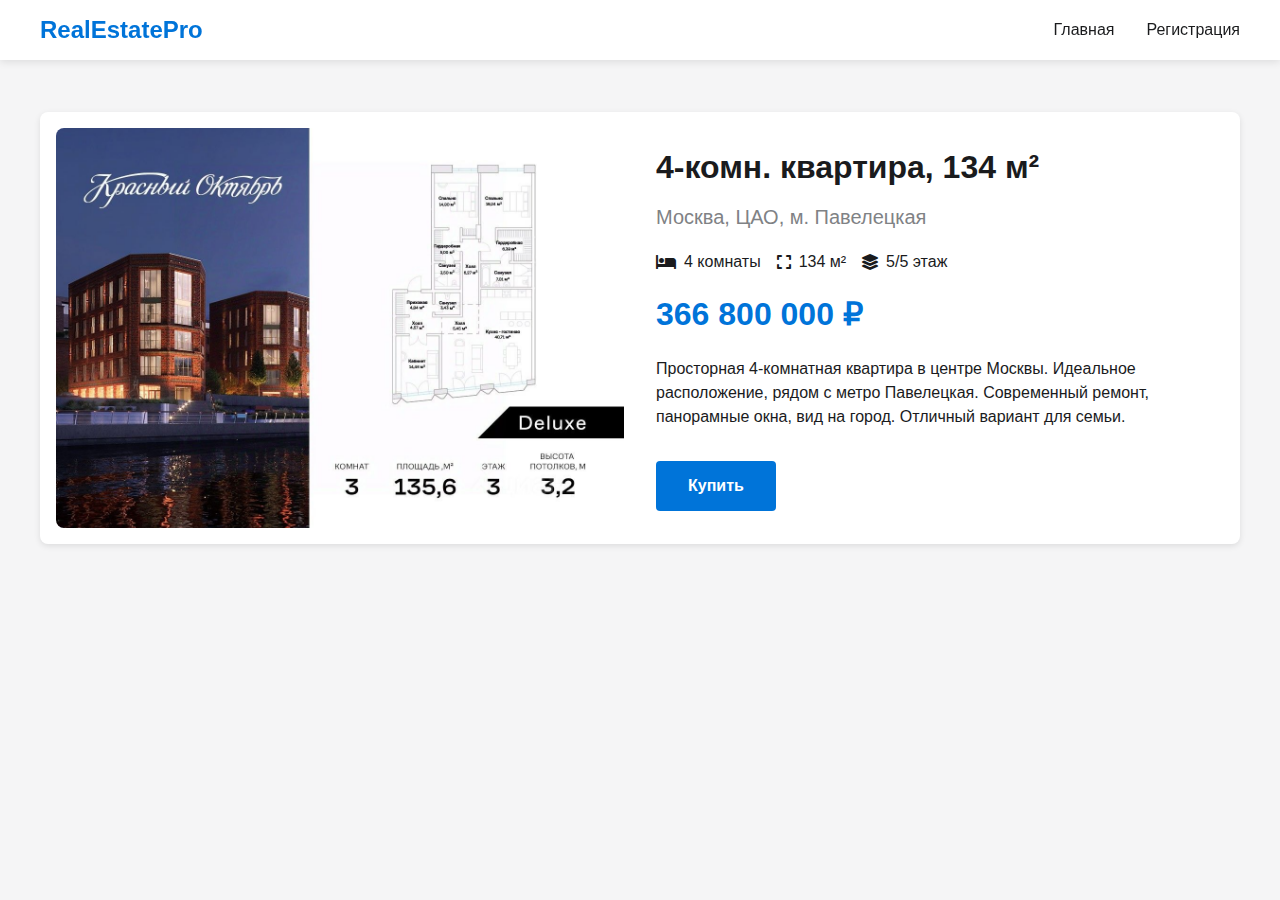
<file: cian/product1.html>
<!DOCTYPE html>
<html lang="ru">
<head>
    <meta charset="UTF-8">
    <meta name="viewport" content="width=device-width, initial-scale=1.0">
    <title>4-комн. квартира, 154 м² - RealEstatePro</title>
    <link href="https://cdnjs.cloudflare.com/ajax/libs/font-awesome/6.0.0/css/all.min.css" rel="stylesheet">
    <link rel="stylesheet" href="styles.css">
</head>
<body>
    <header class="header">
        <nav class="nav-container">
            <div class="logo">RealEstatePro</div>
            <div class="main-nav">
                <a href="index.html" class="nav-link">Главная</a>
                <a href="register.html" class="nav-link">Регистрация</a>
            </div>
        </nav>
    </header>

    <main class="main-content">
        <div class="product-page">
            <img src="крас2405684085-1.jpg" alt="Квартира" class="product-image">
            <div class="product-info">
                <h1>4-комн. квартира, 134 м²</h1>
                <p class="location">Москва, ЦАО, м. Павелецкая</p>
                <div class="details">
                    <span><i class="fas fa-bed"></i> 4 комнаты</span>
                    <span><i class="fas fa-expand"></i> 134 м²</span>
                    <span><i class="fas fa-layer-group"></i> 5/5 этаж</span>
                </div>
                <div class="price">366 800 000 ₽</div>
                <p class="description">
                    Просторная 4-комнатная квартира в центре Москвы. Идеальное расположение, рядом с метро Павелецкая. 
                    Современный ремонт, панорамные окна, вид на город. Отличный вариант для семьи.
                </p>
                <button class="buy-btn">Купить</button>
            </div>
        </div>
    </main>

    <script>
        // Обработка кнопки "Купить"
        document.querySelector('.buy-btn').addEventListener('click', () => {
            alert('Спасибо за покупку! Мы свяжемся с вами в ближайшее время.');
        });
    </script>
</body>
</html>
</file>
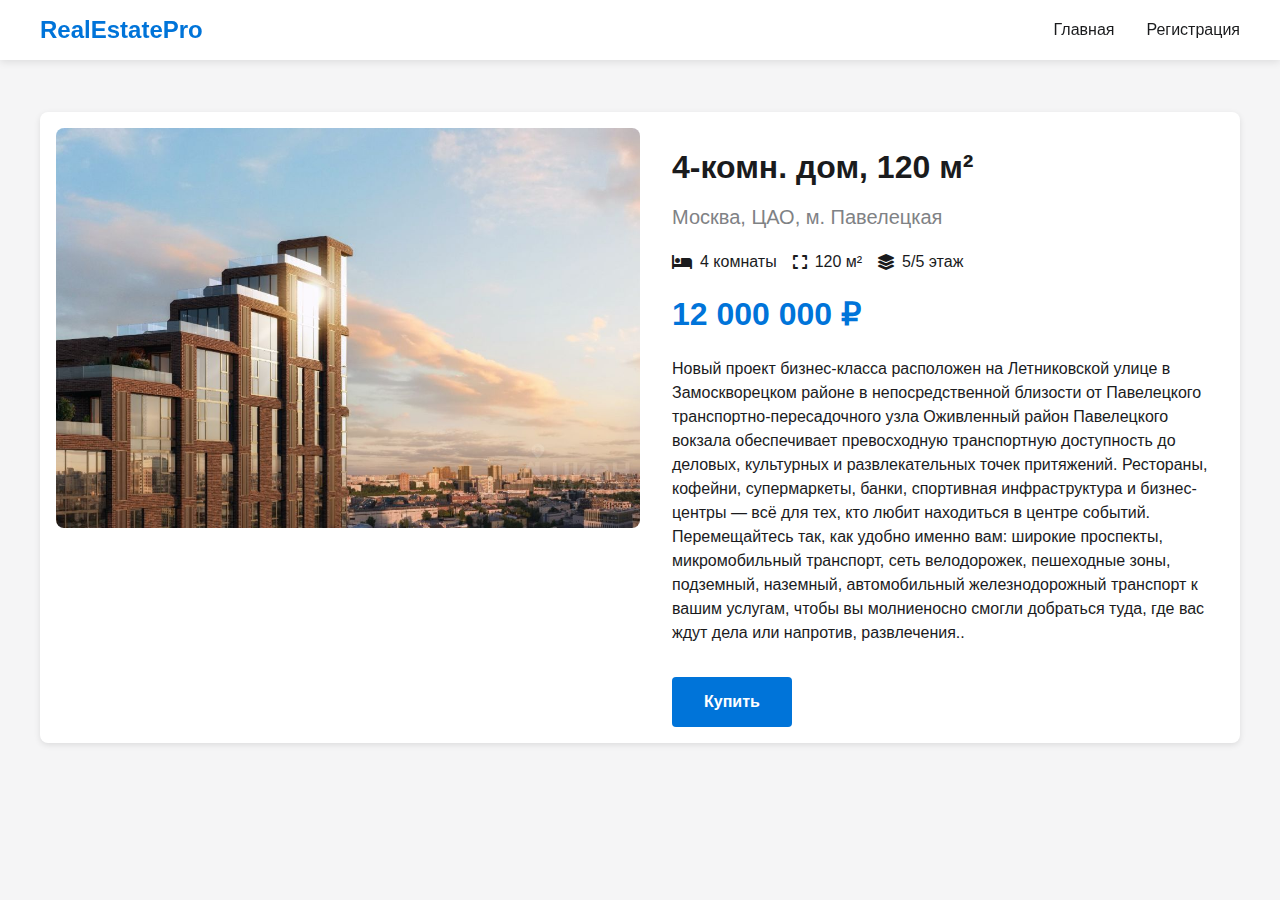
<file: cian/product2.html>
<!DOCTYPE html>
<html lang="ru">
<head>
    <meta charset="UTF-8">
    <meta name="viewport" content="width=device-width, initial-scale=1.0">
    <title>4-комн. квартира, 154 м² - RealEstatePro</title>
    <link href="https://cdnjs.cloudflare.com/ajax/libs/font-awesome/6.0.0/css/all.min.css" rel="stylesheet">
    <link rel="stylesheet" href="styles.css">
</head>
<body>
    <header class="header">
        <nav class="nav-container">
            <div class="logo">RealEstatePro</div>
            <div class="main-nav">
                <a href="index.html" class="nav-link">Главная</a>
                <a href="register.html" class="nav-link">Регистрация</a>
            </div>
        </nav>
    </header>

    <main class="main-content">
        <div class="product-page">
            <img src="2412173721-1.jpg" alt="Квартира" class="product-image">
            <div class="product-info">
                <h1>4-комн. дом, 120 м²</h1>
                <p class="location">Москва, ЦАО, м. Павелецкая</p>
                <div class="details">
                    <span><i class="fas fa-bed"></i> 4 комнаты</span>
                    <span><i class="fas fa-expand"></i> 120 м²</span>
                    <span><i class="fas fa-layer-group"></i> 5/5 этаж</span>
                </div>
                <div class="price">12 000 000 ₽</div>
                <p class="description">
                    Новый проект бизнес-класса расположен на Летниковской улице в Замоскворецком районе в непосредственной близости от Павелецкого транспортно-пересадочного узла
Оживленный район Павелецкого вокзала обеспечивает превосходную транспортную доступность до деловых, культурных и развлекательных точек притяжений. 

Рестораны, кофейни, супермаркеты, банки, спортивная инфраструктура и бизнес-центры — всё для тех, кто любит находиться в центре событий.

Перемещайтесь так, как удобно именно вам: широкие проспекты, микромобильный транспорт, сеть велодорожек, пешеходные зоны, подземный, наземный, автомобильный железнодорожный транспорт к вашим услугам, чтобы вы молниеносно смогли добраться туда, где вас ждут дела или напротив, развлечения..
                </p>
                <button class="buy-btn">Купить</button>
            </div>
        </div>
    </main>

    <script>
        // Обработка кнопки "Купить"
        document.querySelector('.buy-btn').addEventListener('click', () => {
            alert('Спасибо за покупку! Мы свяжемся с вами в ближайшее время.');
        });
    </script>
</body>
</html>
</file>
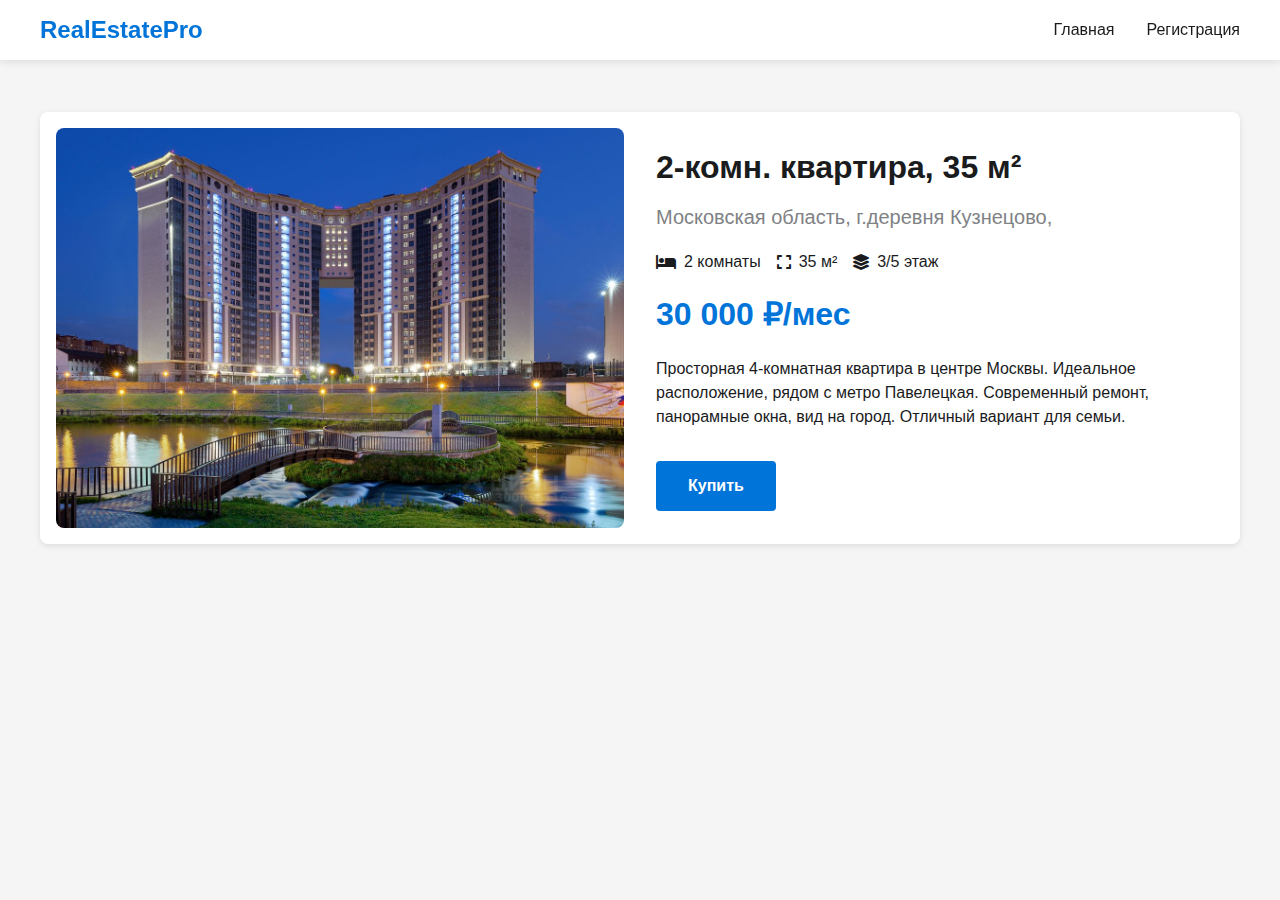
<file: cian/product3.html>
<!DOCTYPE html>
<html lang="ru">
<head>
    <meta charset="UTF-8">
    <meta name="viewport" content="width=device-width, initial-scale=1.0">
    <title>4-комн. квартира, 154 м² - RealEstatePro</title>
    <link href="https://cdnjs.cloudflare.com/ajax/libs/font-awesome/6.0.0/css/all.min.css" rel="stylesheet">
    <link rel="stylesheet" href="styles.css">
</head>
<body>
    <header class="header">
        <nav class="nav-container">
            <div class="logo">RealEstatePro</div>
            <div class="main-nav">
                <a href="index.html" class="nav-link">Главная</a>
                <a href="register.html" class="nav-link">Регистрация</a>
            </div>
        </nav>
    </header>

    <main class="main-content">
        <div class="product-page">
            <img src="2132194593-1.jpg" alt="Квартира" class="product-image">
            <div class="product-info">
                <h1>2-комн. квартира, 35 м²</h1>
                <p class="location">Московская область, г.деревня Кузнецово,</p>
                <div class="details">
                    <span><i class="fas fa-bed"></i> 2 комнаты</span>
                    <span><i class="fas fa-expand"></i> 35 м²</span>
                    <span><i class="fas fa-layer-group"></i> 3/5 этаж</span>
                </div>
                <div class="price">30 000 ₽/мес </div>
                <p class="description">
                    Просторная 4-комнатная квартира в центре Москвы. Идеальное расположение, рядом с метро Павелецкая. 
                    Современный ремонт, панорамные окна, вид на город. Отличный вариант для семьи.
                </p>
                <button class="buy-btn">Купить</button>
            </div>
        </div>
    </main>

    <script>
        // Обработка кнопки "Купить"
        document.querySelector('.buy-btn').addEventListener('click', () => {
            alert('Спасибо за покупку! Мы свяжемся с вами в ближайшее время.');
        });
    </script>
</body>
</html>
</file>
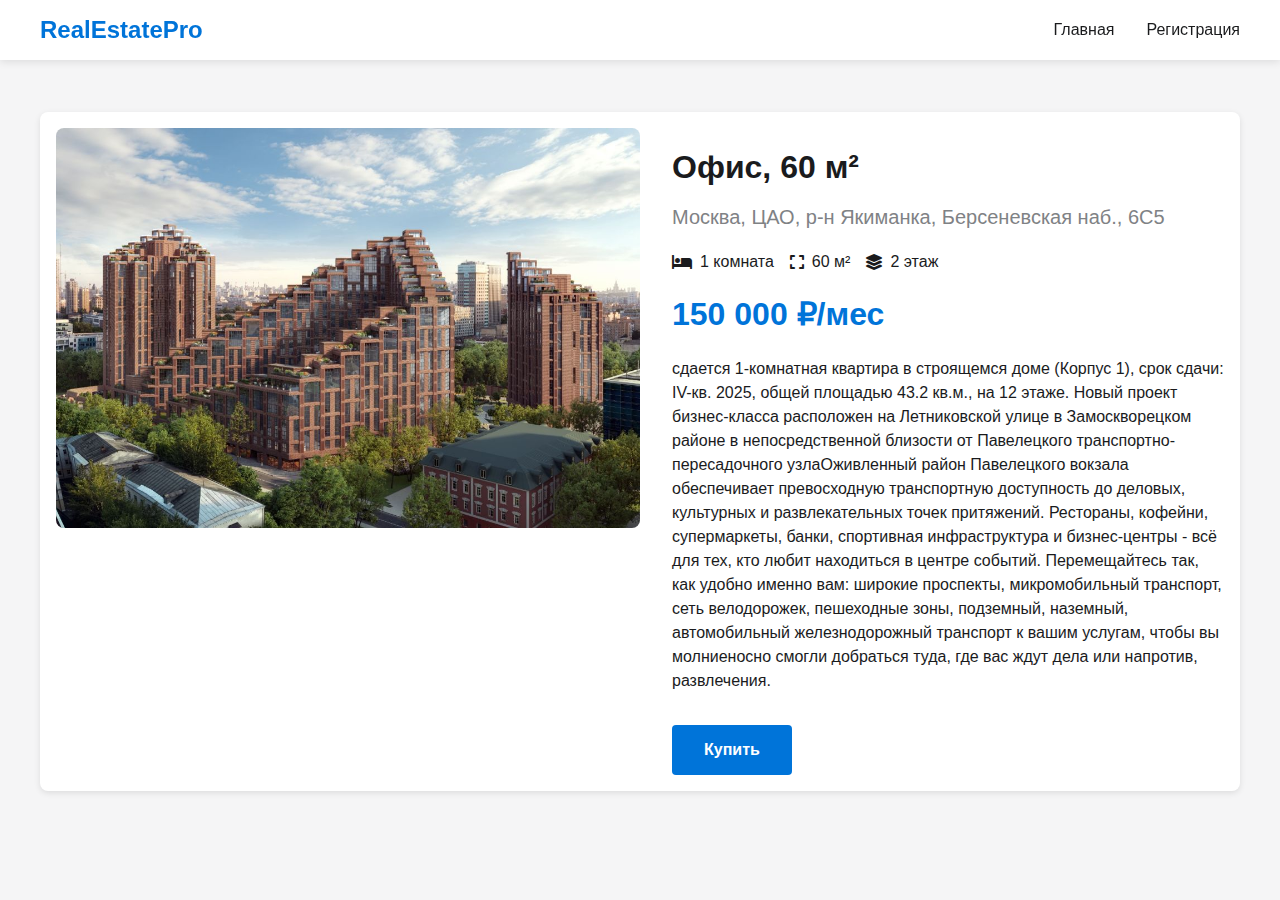
<file: cian/product4.html>
<!DOCTYPE html>
<html lang="ru">
<head>
    <meta charset="UTF-8">
    <meta name="viewport" content="width=device-width, initial-scale=1.0">
    <title>4-комн. квартира, 154 м² - RealEstatePro</title>
    <link href="https://cdnjs.cloudflare.com/ajax/libs/font-awesome/6.0.0/css/all.min.css" rel="stylesheet">
    <link rel="stylesheet" href="styles.css">
</head>
<body>
    <header class="header">
        <nav class="nav-container">
            <div class="logo">RealEstatePro</div>
            <div class="main-nav">
                <a href="index.html" class="nav-link">Главная</a>
                <a href="register.html" class="nav-link">Регистрация</a>
            </div>
        </nav>
    </header>

    <main class="main-content">
        <div class="product-page">
            <img src="voxhall-moskva-jk-1449332468-6.jpg" alt="Квартира" class="product-image">
            <div class="product-info">
                <h1>Офис, 60 м²</h1>
                <p class="location">Москва, ЦАО, р-н Якиманка, Берсеневская наб., 6С5</p>
                <div class="details">
                    <span><i class="fas fa-bed"></i> 1 комната</span>
                    <span><i class="fas fa-expand"></i> 60 м²</span>
                    <span><i class="fas fa-layer-group"></i> 2 этаж</span>
                </div>
                <div class="price">150 000 ₽/мес</div>
                <p class="description">
                    сдается 1-комнатная квартира в строящемся доме (Корпус 1), срок сдачи: IV-кв. 2025, общей площадью 43.2 кв.м., на 12 этаже. Новый проект бизнес-класса расположен на Летниковской улице в Замоскворецком районе в непосредственной близости от Павелецкого транспортно-пересадочного узлаОживленный район Павелецкого вокзала обеспечивает превосходную транспортную доступность до деловых, культурных и развлекательных точек притяжений.  
Рестораны, кофейни, супермаркеты, банки, спортивная инфраструктура и бизнес-центры - всё для тех, кто любит находиться в центре событий. 
Перемещайтесь так, как удобно именно вам: широкие проспекты, микромобильный транспорт, сеть велодорожек, пешеходные зоны, подземный, наземный, автомобильный железнодорожный транспорт к вашим услугам, чтобы вы молниеносно смогли добраться туда, где вас ждут дела или напротив, развлечения.

                </p>
                <button class="buy-btn">Купить</button>
            </div>
        </div>
    </main>

    <script>
        // Обработка кнопки "Купить"
        document.querySelector('.buy-btn').addEventListener('click', () => {
            alert('Спасибо за покупку! Мы свяжемся с вами в ближайшее время.');
        });
    </script>
</body>
</html>
</file>
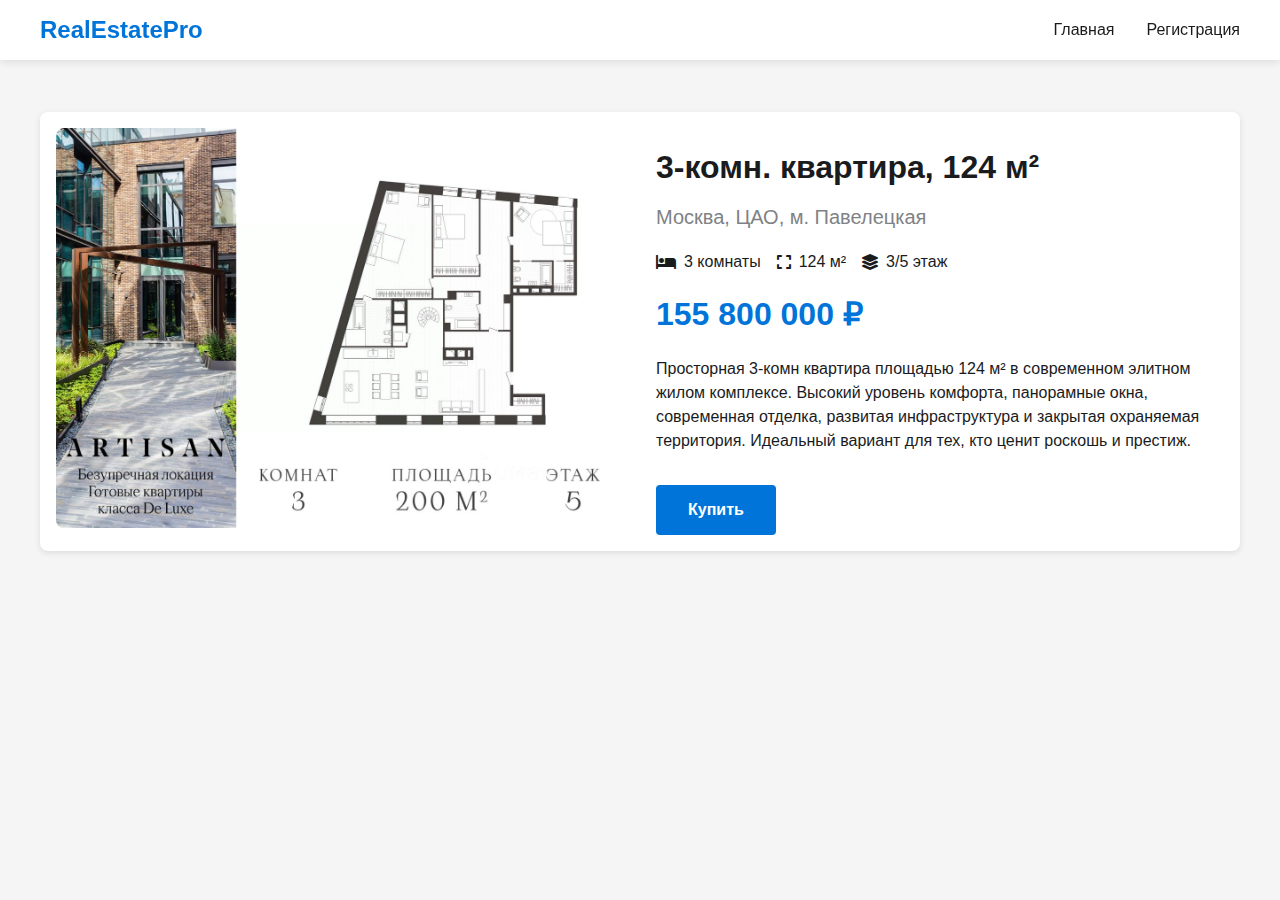
<file: cian/product5.html>
<!DOCTYPE html>
<html lang="ru">
<head>
    <meta charset="UTF-8">
    <meta name="viewport" content="width=device-width, initial-scale=1.0">
    <title>4-комн. квартира, 154 м² - RealEstatePro</title>
    <link href="https://cdnjs.cloudflare.com/ajax/libs/font-awesome/6.0.0/css/all.min.css" rel="stylesheet">
    <link rel="stylesheet" href="styles.css">
</head>
<body>
    <header class="header">
        <nav class="nav-container">
            <div class="logo">RealEstatePro</div>
            <div class="main-nav">
                <a href="index.html" class="nav-link">Главная</a>
                <a href="register.html" class="nav-link">Регистрация</a>
            </div>
        </nav>
    </header>

    <main class="main-content">
        <div class="product-page">
            <img src="art2407391205-1.jpg" alt="Квартира" class="product-image">
            <div class="product-info">
                <h1>3-комн. квартира, 124 м²</h1>
                <p class="location">Москва, ЦАО, м. Павелецкая</p>
                <div class="details">
                    <span><i class="fas fa-bed"></i> 3 комнаты</span>
                    <span><i class="fas fa-expand"></i> 124 м²</span>
                    <span><i class="fas fa-layer-group"></i> 3/5 этаж</span>
                </div>
                <div class="price">155 800 000 ₽</div>
                <p class="description">
                    Просторная 3-комн квартира площадью 124 м² в современном элитном жилом комплексе. Высокий уровень комфорта, панорамные окна, современная отделка, развитая инфраструктура и закрытая охраняемая территория. Идеальный вариант для тех, кто ценит роскошь и престиж.
                </p>
                <button class="buy-btn">Купить</button>
            </div>
        </div>
    </main>

    <script>
        // Обработка кнопки "Купить"
        document.querySelector('.buy-btn').addEventListener('click', () => {
            alert('Спасибо за покупку! Мы свяжемся с вами в ближайшее время.');
        });
    </script>
</body>
</html>
</file>
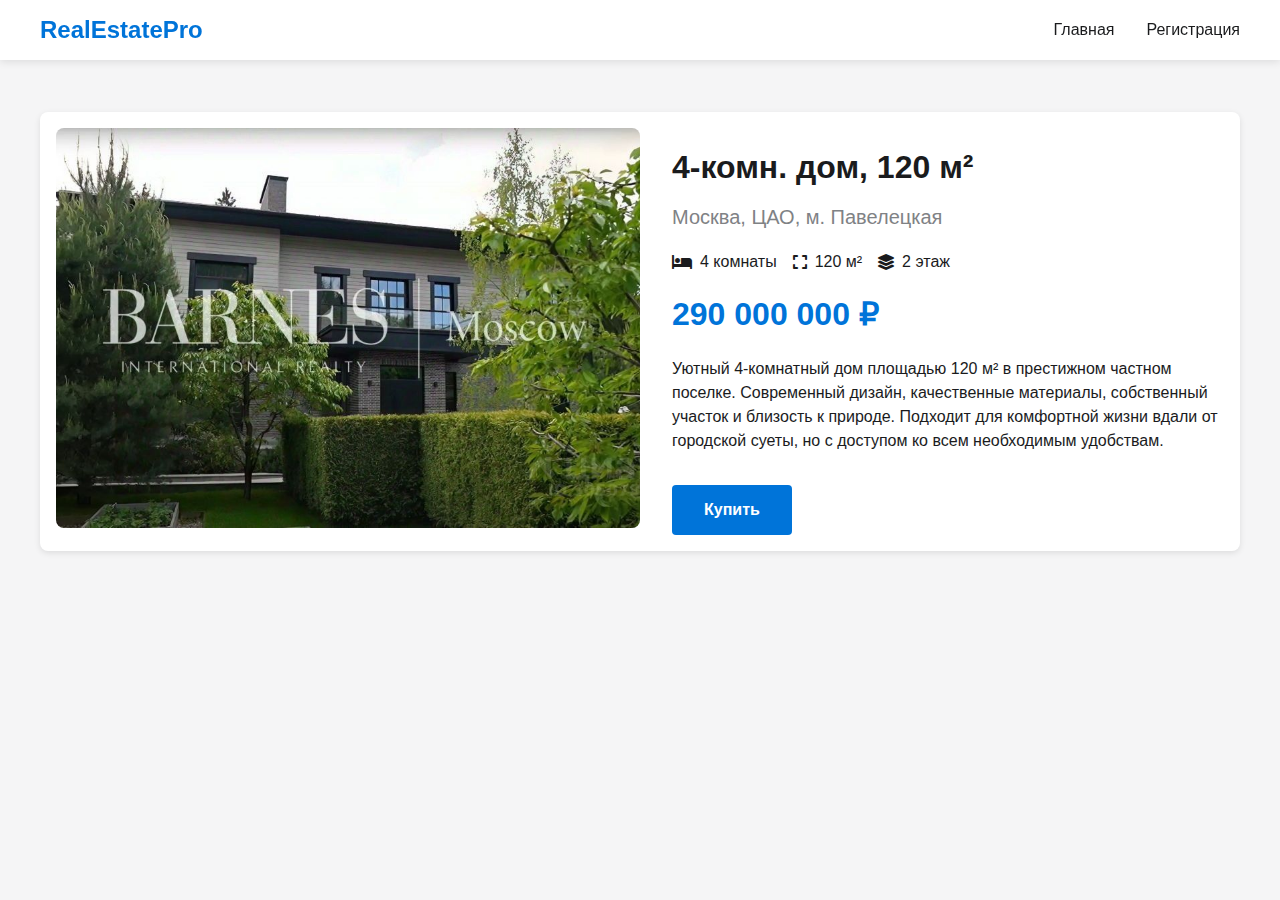
<file: cian/product6.html>
<!DOCTYPE html>
<html lang="ru">
<head>
    <meta charset="UTF-8">
    <meta name="viewport" content="width=device-width, initial-scale=1.0">
    <title>4-комн. квартира, 154 м² - RealEstatePro</title>
    <link href="https://cdnjs.cloudflare.com/ajax/libs/font-awesome/6.0.0/css/all.min.css" rel="stylesheet">
    <link rel="stylesheet" href="styles.css">
</head>
<body>
    <header class="header">
        <nav class="nav-container">
            <div class="logo">RealEstatePro</div>
            <div class="main-nav">
                <a href="index.html" class="nav-link">Главная</a>
                <a href="register.html" class="nav-link">Регистрация</a>
            </div>
        </nav>
    </header>

    <main class="main-content">
        <div class="product-page">
            <img src="dom2226122363-1.jpg" alt="Квартира" class="product-image">
            <div class="product-info">
                <h1>4-комн. дом, 120 м²</h1>
                <p class="location">Москва, ЦАО, м. Павелецкая</p>
                <div class="details">
                    <span><i class="fas fa-bed"></i> 4 комнаты</span>
                    <span><i class="fas fa-expand"></i> 120 м²</span>
                    <span><i class="fas fa-layer-group"></i> 2 этаж</span>
                </div>
                <div class="price">290 000 000 ₽</div>
                <p class="description">
                    Уютный 4-комнатный дом площадью 120 м² в престижном частном поселке. Современный дизайн, качественные материалы, собственный участок и близость к природе. Подходит для комфортной жизни вдали от городской суеты, но с доступом ко всем необходимым удобствам.
                </p>
                <button class="buy-btn">Купить</button>
            </div>
        </div>
    </main>

    <script>
        // Обработка кнопки "Купить"
        document.querySelector('.buy-btn').addEventListener('click', () => {
            alert('Спасибо за покупку! Мы свяжемся с вами в ближайшее время.');
        });
    </script>
</body>
</html>
</file>
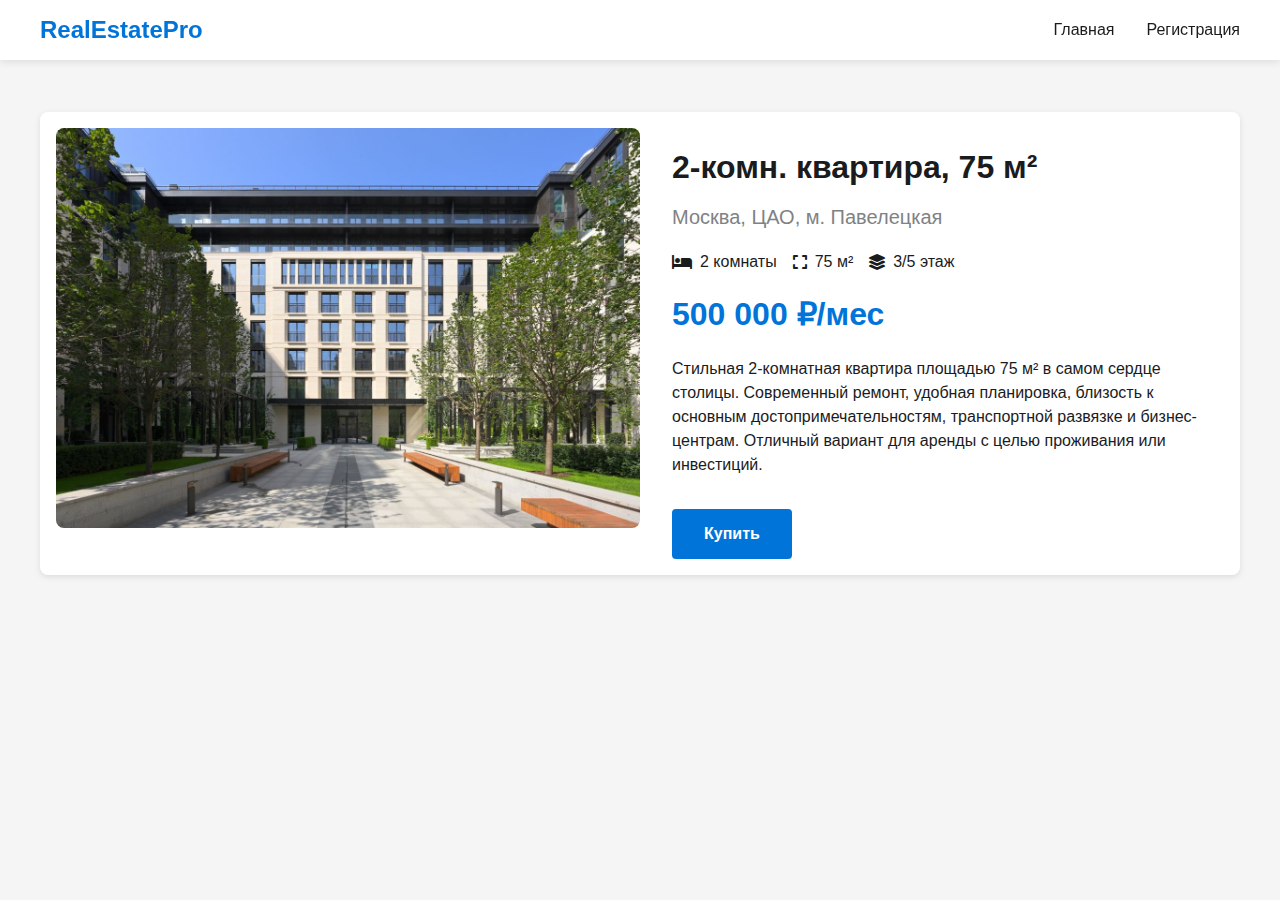
<file: cian/product7.html>
<!DOCTYPE html>
<html lang="ru">
<head>
    <meta charset="UTF-8">
    <meta name="viewport" content="width=device-width, initial-scale=1.0">
    <title>4-комн. квартира, 154 м² - RealEstatePro</title>
    <link href="https://cdnjs.cloudflare.com/ajax/libs/font-awesome/6.0.0/css/all.min.css" rel="stylesheet">
    <link rel="stylesheet" href="styles.css">
</head>
<body>
    <header class="header">
        <nav class="nav-container">
            <div class="logo">RealEstatePro</div>
            <div class="main-nav">
                <a href="index.html" class="nav-link">Главная</a>
                <a href="register.html" class="nav-link">Регистрация</a>
            </div>
        </nav>
    </header>

    <main class="main-content">
        <div class="product-page">
            <img src="klubnyy-dom-turgenev-moskva-jk-2324761793-6.jpg" alt="Квартира" class="product-image">
            <div class="product-info">
                <h1>2-комн. квартира, 75 м²</h1>
                <p class="location">Москва, ЦАО, м. Павелецкая</p>
                <div class="details">
                    <span><i class="fas fa-bed"></i> 2 комнаты</span>
                    <span><i class="fas fa-expand"></i> 75 м²</span>
                    <span><i class="fas fa-layer-group"></i> 3/5 этаж</span>
                </div>
                <div class="price">500 000 ₽/мес</div>
                <p class="description">
                    Стильная 2-комнатная квартира площадью 75 м² в самом сердце столицы. Современный ремонт, удобная планировка, близость к основным достопримечательностям, транспортной развязке и бизнес-центрам. Отличный вариант для аренды с целью проживания или инвестиций.
                </p>
                <button class="buy-btn">Купить</button>
            </div>
        </div>
    </main>

    <script>
        // Обработка кнопки "Купить"
        document.querySelector('.buy-btn').addEventListener('click', () => {
            alert('Спасибо за покупку! Мы свяжемся с вами в ближайшее время.');
        });
    </script>
</body>
</html>
</file>
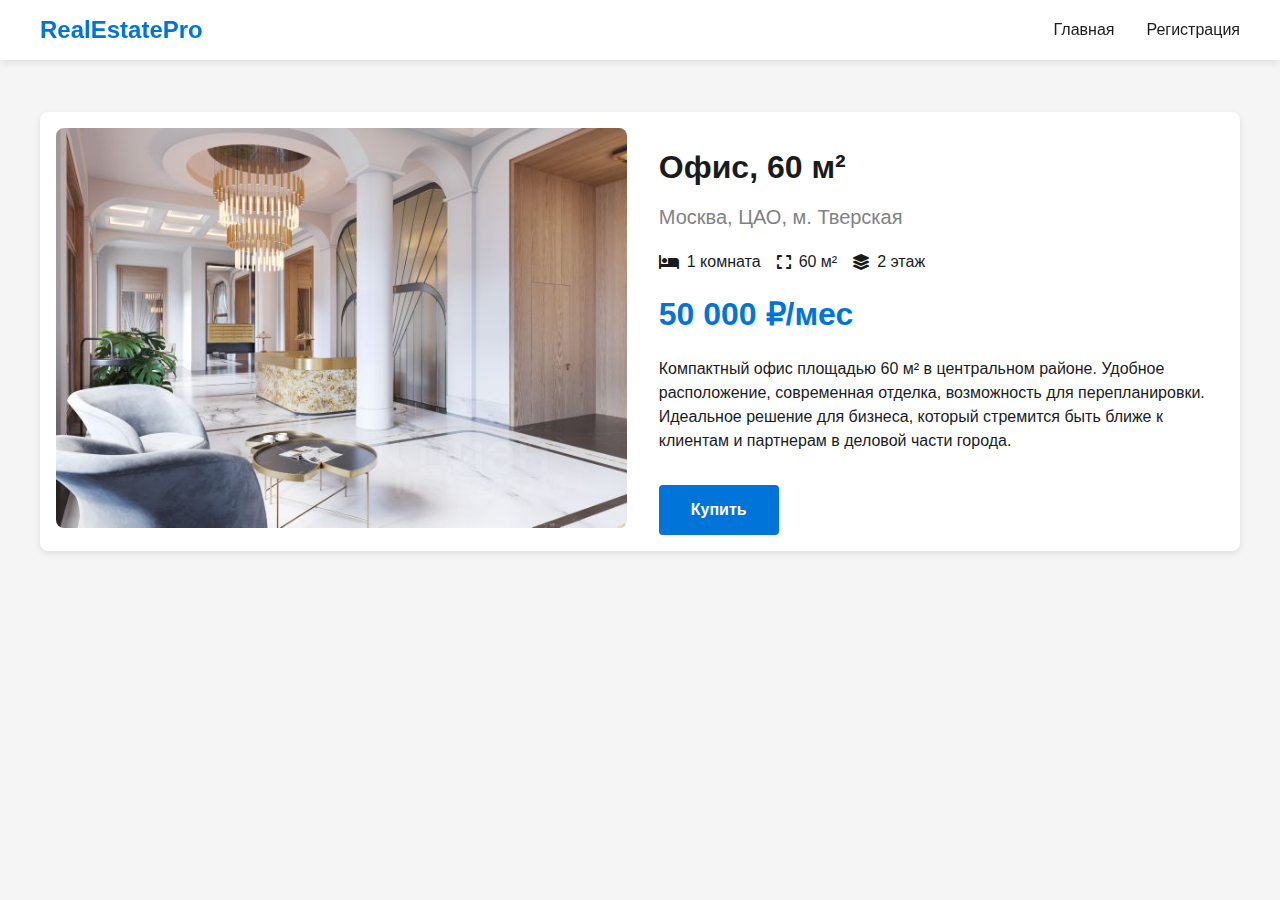
<file: cian/product8.html>
<!DOCTYPE html>
<html lang="ru">
<head>
    <meta charset="UTF-8">
    <meta name="viewport" content="width=device-width, initial-scale=1.0">
    <title>4-комн. квартира, 154 м² - RealEstatePro</title>
    <link href="https://cdnjs.cloudflare.com/ajax/libs/font-awesome/6.0.0/css/all.min.css" rel="stylesheet">
    <link rel="stylesheet" href="styles.css">
</head>
<body>
    <header class="header">
        <nav class="nav-container">
            <div class="logo">RealEstatePro</div>
            <div class="main-nav">
                <a href="index.html" class="nav-link">Главная</a>
                <a href="register.html" class="nav-link">Регистрация</a>
            </div>
        </nav>
    </header>

    <main class="main-content">
        <div class="product-page">
            <img src="2392364556-4.jpg" alt="Квартира" class="product-image">
            <div class="product-info">
                <h1>Офис, 60 м²</h1>
                <p class="location">Москва, ЦАО, м. Тверская </p>
                <div class="details">
                    <span><i class="fas fa-bed"></i> 1 комната</span>
                    <span><i class="fas fa-expand"></i> 60 м²</span>
                    <span><i class="fas fa-layer-group"></i> 2 этаж</span>
                </div>
                <div class="price">50 000 ₽/мес </div>
                <p class="description">
                    Компактный офис площадью 60 м² в центральном районе. Удобное расположение, современная отделка, возможность для перепланировки. Идеальное решение для бизнеса, который стремится быть ближе к клиентам и партнерам в деловой части города.
                </p>
                <button class="buy-btn">Купить</button>
            </div>
        </div>
    </main>

    <script>
        // Обработка кнопки "Купить"
        document.querySelector('.buy-btn').addEventListener('click', () => {
            alert('Спасибо за покупку! Мы свяжемся с вами в ближайшее время.');
        });
    </script>
</body>
</html>
</file>
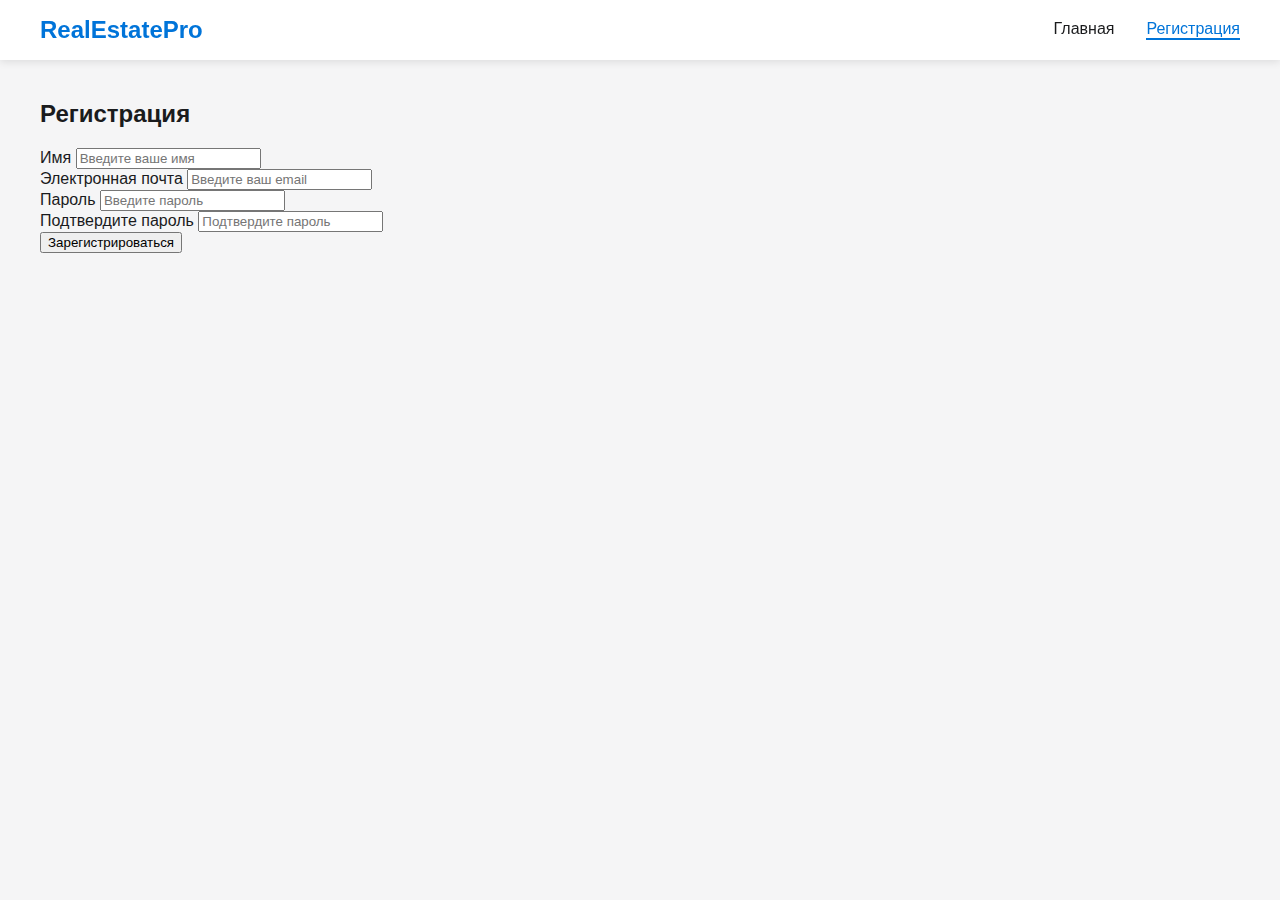
<file: cian/register.html>
<!DOCTYPE html>
<html lang="ru">
<head>
    <meta charset="UTF-8">
    <meta name="viewport" content="width=device-width, initial-scale=1.0">
    <title>RealEstatePro - Регистрация</title>
    <link href="https://cdnjs.cloudflare.com/ajax/libs/font-awesome/6.0.0/css/all.min.css" rel="stylesheet">
    <link rel="stylesheet" href="styles.css">
</head>
<body>
    <header class="header">
        <nav class="nav-container">
            <div class="logo">RealEstatePro</div>
            <div class="main-nav">
                <a href="index.html" class="nav-link">Главная</a>
                <a href="register.html" class="nav-link active">Регистрация</a>
            </div>
        </nav>
    </header>

    <main class="main-content">
        <!-- Форма регистрации -->
        <div class="registration-form">
            <h2>Регистрация</h2>
            <form id="registrationForm">
                <div class="form-group">
                    <label for="name">Имя</label>
                    <input type="text" id="name" name="name" placeholder="Введите ваше имя" required>
                </div>
                <div class="form-group">
                    <label for="email">Электронная почта</label>
                    <input type="email" id="email" name="email" placeholder="Введите ваш email" required>
                </div>
                <div class="form-group">
                    <label for="password">Пароль</label>
                    <input type="password" id="password" name="password" placeholder="Введите пароль" required>
                </div>
                <div class="form-group">
                    <label for="confirm-password">Подтвердите пароль</label>
                    <input type="password" id="confirm-password" name="confirm-password" placeholder="Подтвердите пароль" required>
                </div>
                <button type="submit" class="submit-btn">Зарегистрироваться</button>
            </form>
        </div>
    </main>

    <script>
        // Обработка формы регистрации
        document.getElementById('registrationForm').addEventListener('submit', function (e) {
            e.preventDefault();

            const name = document.getElementById('name').value;
            const email = document.getElementById('email').value;
            const password = document.getElementById('password').value;
            const confirmPassword = document.getElementById('confirm-password').value;

            if (password !== confirmPassword) {
                alert('Пароли не совпадают!');
                return;
            }

            // Здесь можно добавить логику отправки данных на сервер
            alert(`Регистрация успешна!\nИмя: ${name}\nEmail: ${email}`);
        });
    </script>
</body>
</html>
</file>
<file: cian/styles.css>
:root {
    --primary-blue: #0074D9;
    --secondary-blue: #0056b3;
    --background-gray: #f5f5f6;
    --text-dark: #1a1b1d;
    --text-light: #7f8285;
}

body {
    font-family: 'Helvetica Neue', Arial, sans-serif;
    margin: 0;
    background-color: var(--background-gray);
    color: var(--text-dark);
}

.header {
    background: white;
    box-shadow: 0 2px 8px rgba(0,0,0,0.1);
    padding: 1rem 0;
    position: fixed;
    width: 100%;
    top: 0;
    z-index: 1000;
}

.nav-container {
    max-width: 1200px;
    margin: 0 auto;
    display: flex;
    align-items: center;
    justify-content: space-between;
}

.logo {
    font-size: 24px;
    font-weight: bold;
    color: var(--primary-blue);
}

.main-nav {
    display: flex;
    gap: 2rem;
}

.nav-link {
    color: var(--text-dark);
    text-decoration: none;
    font-weight: 500;
    transition: color 0.3s;
}

.nav-link.active {
    color: var(--primary-blue);
    border-bottom: 2px solid var(--primary-blue);
}

.main-content {
    margin-top: 80px;
    display: flex;
    max-width: 1200px;
    margin-left: auto;
    margin-right: auto;
    gap: 2rem;
}

.filters-sidebar {
    width: 300px;
    background: white;
    padding: 1.5rem;
    border-radius: 8px;
    box-shadow: 0 2px 6px rgba(0,0,0,0.1);
    height: fit-content;
}

.filter-group {
    margin-bottom: 1.5rem;
}

.filter-title {
    font-weight: 600;
    margin-bottom: 0.5rem;
}

.filter-option {
    display: flex;
    align-items: center;
    gap: 0.5rem;
    margin: 0.5rem 0;
}

.listings-container {
    flex-grow: 1;
}

.listing-card {
    background: white;
    border-radius: 8px;
    margin-bottom: 1rem;
    padding: 1.5rem;
    box-shadow: 0 2px 4px rgba(0,0,0,0.05);
    display: flex;
    gap: 1.5rem;
    cursor: pointer;
}

.listing-image {
    width: 250px;
    height: 180px;
    border-radius: 4px;
    object-fit: cover;
}

.listing-info {
    flex-grow: 1;
}

.price {
    color: var(--primary-blue);
    font-size: 1.5rem;
    font-weight: bold;
    margin-bottom: 0.5rem;
}

.map-container {
    width: 100%;
    height: 500px;
    margin-top: 2rem;
    border-radius: 8px;
    overflow: hidden;
}

.room-btn.active {
    background: var(--primary-blue);
    color: white;
}

/* Стили для модального окна */
.modal {
    display: none;
    position: fixed;
    z-index: 1001;
    left: 0;
    top: 0;
    width: 100%;
    height: 100%;
    background-color: rgba(0, 0, 0, 0.8);
    justify-content: center;
    align-items: center;
}

.modal-content {
    background: white;
    border-radius: 8px;
    padding: 2rem;
    max-width: 600px;
    width: 90%;
    position: relative;
    box-shadow: 0 4px 12px rgba(0, 0, 0, 0.2);
}

.modal-image {
    width: 100%;
    height: 300px;
    border-radius: 8px;
    object-fit: cover;
    margin-bottom: 1.5rem;
}

.modal-info {
    color: var(--text-dark);
}

.modal-info h2 {
    font-size: 1.75rem;
    margin-bottom: 0.5rem;
}

.modal-info p {
    margin-bottom: 1rem;
    color: var(--text-light);
}

.modal-details {
    display: flex;
    gap: 1rem;
    margin-bottom: 1.5rem;
}

.modal-details span {
    display: flex;
    align-items: center;
    gap: 0.5rem;
    color: var(--text-dark);
}

.modal-price {
    font-size: 1.5rem;
    font-weight: bold;
    color: var(--primary-blue);
    margin-bottom: 1.5rem;
}

.close {
    position: absolute;
    top: 1rem;
    right: 1rem;
    font-size: 1.5rem;
    color: var(--text-dark);
    cursor: pointer;
    transition: color 0.3s;
}

.close:hover {
    color: var(--primary-blue);
}

@media (max-width: 768px) {
    .main-content {
        flex-direction: column;
        padding: 0 1rem;
    }

    .filters-sidebar {
        width: 100%;
    }

    .listing-card {
        flex-direction: column;
    }

    .listing-image {
        width: 100%;
        height: 200px;
    }
}
/* Стили для страницы товара */
.product-page {
    display: flex;
    gap: 2rem;
    max-width: 1200px;
    margin: 2rem auto;
    padding: 1rem;
    background: white;
    border-radius: 8px;
    box-shadow: 0 2px 6px rgba(0, 0, 0, 0.1);
}

.product-image {
    width: 50%;
    height: 400px;
    border-radius: 8px;
    object-fit: cover;
}

.product-info {
    width: 50%;
}

.product-info h1 {
    font-size: 2rem;
    margin-bottom: 1rem;
    color: var(--text-dark);
}

.product-info .location {
    font-size: 1.25rem;
    color: var(--text-light);
    margin-bottom: 1.5rem;
}

.product-info .details {
    display: flex;
    gap: 1rem;
    margin-bottom: 1.5rem;
}

.product-info .details span {
    display: flex;
    align-items: center;
    gap: 0.5rem;
    color: var(--text-dark);
}

.product-info .price {
    font-size: 2rem;
    font-weight: bold;
    color: var(--primary-blue);
    margin-bottom: 1.5rem;
}

.product-info .description {
    font-size: 1rem;
    line-height: 1.5;
    color: var(--text-dark);
    margin-bottom: 2rem;
}

.buy-btn {
    padding: 1rem 2rem;
    background: var(--primary-blue);
    color: white;
    border: none;
    border-radius: 4px;
    font-size: 1rem;
    font-weight: bold;
    cursor: pointer;
    transition: background 0.3s;
}

.buy-btn:hover {
    background: var(--secondary-blue);
}

@media (max-width: 768px) {
    .product-page {
        flex-direction: column;
    }

    .product-image {
        width: 100%;
        height: 300px;
    }

    .product-info {
        width: 100%;
    }
}
</file>
